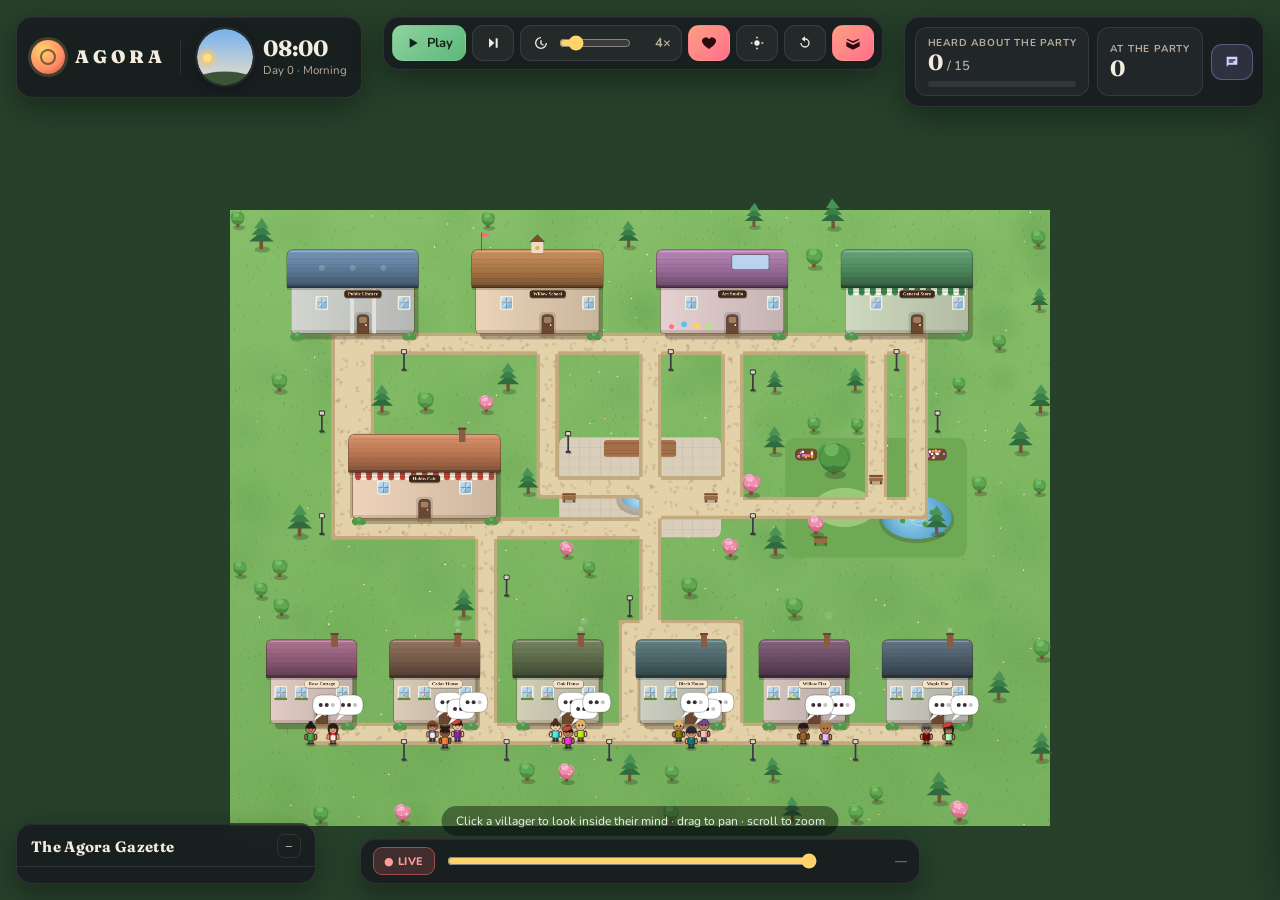
<file: index.html>
<!doctype html>
<html lang="en">
<head>
  <meta charset="utf-8" />
  <meta name="viewport" content="width=device-width, initial-scale=1" />
  <title>Agora — a living town of generative agents</title>
  <link rel="preconnect" href="https://fonts.googleapis.com" />
  <link rel="preconnect" href="https://fonts.gstatic.com" crossorigin />
  <link href="https://fonts.googleapis.com/css2?family=Fraunces:opsz,wght@9..144,500;9..144,700;9..144,900&family=Nunito:wght@400;600;700;800&display=swap" rel="stylesheet" />
  <link rel="stylesheet" href="/ui/style.css" />
</head>
<body>
  <!-- the world -->
  <canvas id="world"></canvas>

  <div id="topbar">
  <!-- top-left: brand + clock -->
  <div class="hud hud-tl">
    <div class="brand">
      <div class="brand-mark" aria-hidden="true"><span></span></div>
      <div>
        <div class="brand-title">AGORA</div>
        <div class="brand-sub">a living town of generative agents</div>
      </div>
    </div>
    <div class="clock">
      <canvas id="sky" width="84" height="84" aria-hidden="true"></canvas>
      <div class="clock-text">
        <div class="clock-time" id="clock-time">08:00</div>
        <div class="clock-day"><span id="clock-day">Day 0</span> · <span id="clock-period">Morning</span></div>
      </div>
    </div>
  </div>

  <!-- top-center: controls -->
  <div class="hud hud-tc">
    <button id="btn-play" class="ctl primary" title="Play / Pause (Space)">
      <svg class="ic ic-play" viewBox="0 0 24 24"><path d="M7 5v14l12-7z"/></svg>
      <svg class="ic ic-pause" viewBox="0 0 24 24"><path d="M7 5h4v14H7zM13 5h4v14h-4z"/></svg>
      <span id="btn-play-label">Play</span>
    </button>
    <button id="btn-step" class="ctl" title="Advance one tick">
      <svg class="ic" viewBox="0 0 24 24"><path d="M6 5v14l8-7zM16 5h3v14h-3z"/></svg><span class="lbl">Step</span>
    </button>
    <label class="ctl speed" title="Ticks per second">
      <svg class="ic" viewBox="0 0 24 24"><path d="M12 3a9 9 0 1 0 9 9h-2a7 7 0 1 1-7-7V3zm1 5v4.6l3.3 2-1 1.6L11 13.4V8h2z"/></svg>
      <input id="speed" type="range" min="1" max="20" value="4" />
      <span id="speed-val">4×</span>
    </label>
    <button id="btn-seed" class="ctl accent" title="Plant the party idea in one villager">
      <svg class="ic" viewBox="0 0 24 24"><path d="M12 21s-7.5-4.6-9.6-9A5.4 5.4 0 0 1 12 6.3 5.4 5.4 0 0 1 21.6 12c-2.1 4.4-9.6 9-9.6 9z"/></svg><span class="lbl">Seed party</span>
    </button>
    <button id="btn-follow" class="ctl" title="Camera follows the selected villager (F)">
      <svg class="ic" viewBox="0 0 24 24"><path d="M12 8a4 4 0 1 0 0 8 4 4 0 0 0 0-8zm0-6 2 3h-4l2-3zm0 20-2-3h4l-2 3zM2 12l3-2v4l-3-2zm20 0-3 2v-4l3 2z"/></svg><span class="lbl">Follow</span>
    </button>
    <button id="btn-reset" class="ctl" title="Start a new day from scratch">
      <svg class="ic" viewBox="0 0 24 24"><path d="M12 5V2L7 6l5 4V7a5 5 0 1 1-5 5H5a7 7 0 1 0 7-7z"/></svg><span class="lbl">Reset</span>
    </button>
    <a href="/town3d" class="ctl accent" title="Walk the town in 3D" style="text-decoration:none">
      <svg class="ic" viewBox="0 0 24 24"><path d="M12 2 2 7l10 5 10-5-10-5zm0 7.5L4 6l8-4 8 4-8 3.5zM2 17l10 5 10-5v-7l-10 5-10-5v7z"/></svg><span class="lbl">Enter 3D</span>
    </a>
  </div>

  <!-- top-right: metrics -->
  <div class="hud hud-tr">
    <div class="metric big">
      <div class="metric-k">Heard about the party</div>
      <div class="metric-v"><span id="m-knowers">0</span><span class="metric-of">/ <span id="m-agents">15</span></span></div>
      <div class="bar"><div class="bar-fill" id="m-knowers-bar"></div></div>
    </div>
    <div class="metric">
      <div class="metric-k">At the party</div>
      <div class="metric-v" id="m-attend">0</div>
    </div>
    <div class="metric">
      <div class="metric-k">LLM calls / day</div>
      <div class="metric-v" id="m-calls">—</div>
    </div>
    <div class="metric">
      <div class="metric-k">Cache hits</div>
      <div class="metric-v" id="m-cache">—</div>
    </div>
    <button id="btn-eval" class="ctl eval" title="Interview every villager and score consistency">
      <svg class="ic" viewBox="0 0 24 24"><path d="M4 4h16v12H7l-3 3V4zm3 4v2h10V8H7zm0 3v2h7v-2H7z"/></svg><span class="lbl">Believability eval</span>
    </button>
  </div>
  </div><!-- /topbar -->

  <!-- bottom-left: gazette -->
  <div class="hud hud-bl" id="gazette">
    <div class="gz-head">
      <span class="gz-title">The Agora Gazette</span>
      <button class="gz-toggle" id="gz-toggle" title="Collapse">−</button>
    </div>
    <div class="gz-list" id="feed-list"></div>
  </div>

  <!-- bottom-center: timeline -->
  <div class="hud hud-bc">
    <button id="btn-live" class="live on">● LIVE</button>
    <input id="timeline" type="range" min="0" max="0" value="0" />
    <span id="timeline-label">—</span>
  </div>

  <!-- hint -->
  <div class="hint" id="hint">Click a villager to look inside their mind · drag to pan · scroll to zoom</div>

  <!-- right: inspector -->
  <aside id="inspector" class="closed">
    <button id="insp-close" class="insp-close" title="Close">✕</button>
    <div id="inspector-body"></div>
  </aside>

  <!-- eval modal -->
  <div id="eval-modal" hidden>
    <div class="modal-card">
      <div class="modal-head">
        <span>Believability evaluation</span>
        <button id="eval-close">✕</button>
      </div>
      <div id="eval-content">Running…</div>
    </div>
  </div>

  <script src="/ui/world.js"></script>
  <script src="/ui/characters.js"></script>
  <script src="/ui/agora-sim.js"></script>
  <script src="/ui/backend-shim.js"></script>
  <script src="/ui/app.js"></script>
</body>
</html>
</file>
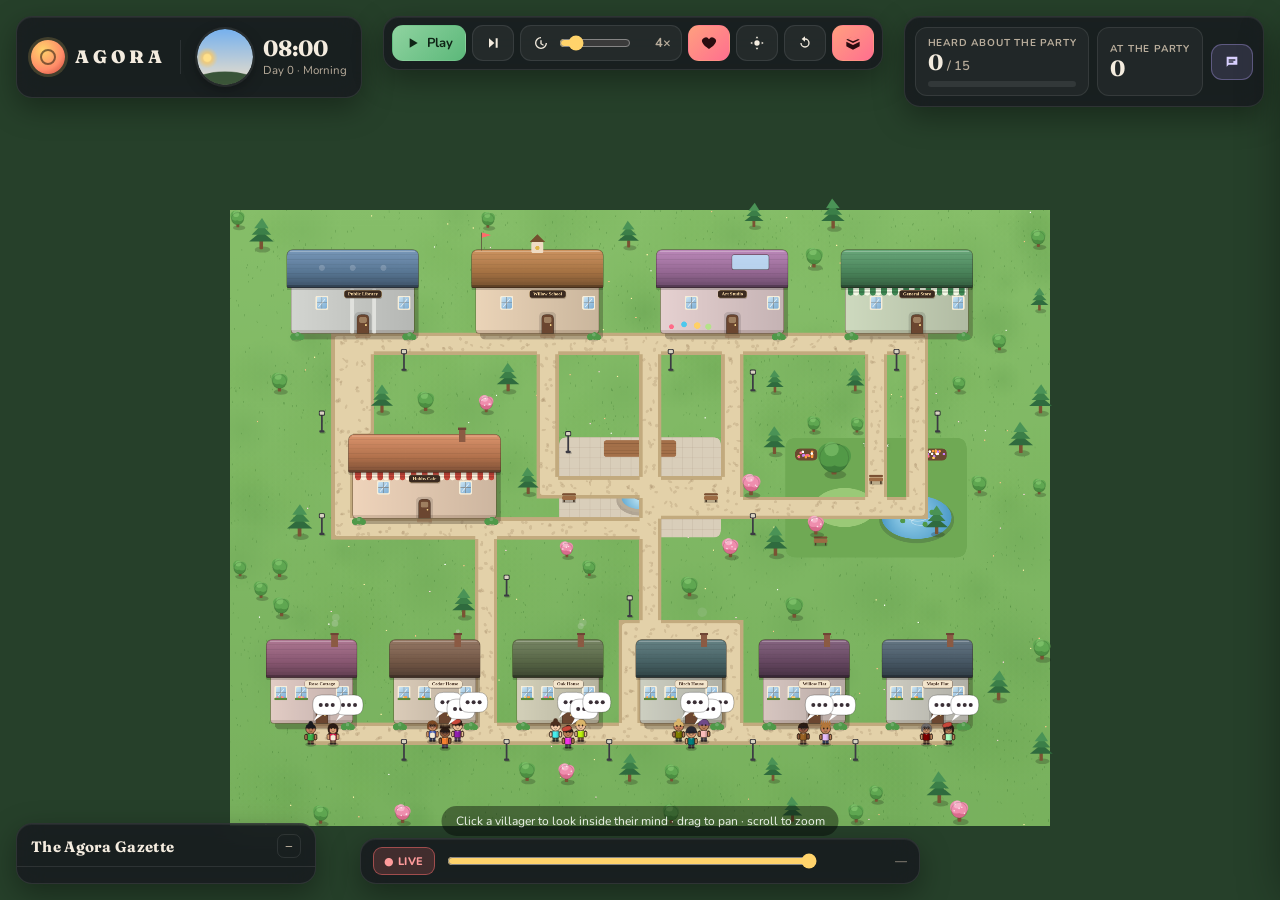
<file: ui/index.html>
<!doctype html>
<html lang="en">
<head>
  <meta charset="utf-8" />
  <meta name="viewport" content="width=device-width, initial-scale=1" />
  <title>Agora — a living town of generative agents</title>
  <link rel="preconnect" href="https://fonts.googleapis.com" />
  <link rel="preconnect" href="https://fonts.gstatic.com" crossorigin />
  <link href="https://fonts.googleapis.com/css2?family=Fraunces:opsz,wght@9..144,500;9..144,700;9..144,900&family=Nunito:wght@400;600;700;800&display=swap" rel="stylesheet" />
  <link rel="stylesheet" href="/ui/style.css" />
</head>
<body>
  <!-- the world -->
  <canvas id="world"></canvas>

  <div id="topbar">
  <!-- top-left: brand + clock -->
  <div class="hud hud-tl">
    <div class="brand">
      <div class="brand-mark" aria-hidden="true"><span></span></div>
      <div>
        <div class="brand-title">AGORA</div>
        <div class="brand-sub">a living town of generative agents</div>
      </div>
    </div>
    <div class="clock">
      <canvas id="sky" width="84" height="84" aria-hidden="true"></canvas>
      <div class="clock-text">
        <div class="clock-time" id="clock-time">08:00</div>
        <div class="clock-day"><span id="clock-day">Day 0</span> · <span id="clock-period">Morning</span></div>
      </div>
    </div>
  </div>

  <!-- top-center: controls -->
  <div class="hud hud-tc">
    <button id="btn-play" class="ctl primary" title="Play / Pause (Space)">
      <svg class="ic ic-play" viewBox="0 0 24 24"><path d="M7 5v14l12-7z"/></svg>
      <svg class="ic ic-pause" viewBox="0 0 24 24"><path d="M7 5h4v14H7zM13 5h4v14h-4z"/></svg>
      <span id="btn-play-label">Play</span>
    </button>
    <button id="btn-step" class="ctl" title="Advance one tick">
      <svg class="ic" viewBox="0 0 24 24"><path d="M6 5v14l8-7zM16 5h3v14h-3z"/></svg><span class="lbl">Step</span>
    </button>
    <label class="ctl speed" title="Ticks per second">
      <svg class="ic" viewBox="0 0 24 24"><path d="M12 3a9 9 0 1 0 9 9h-2a7 7 0 1 1-7-7V3zm1 5v4.6l3.3 2-1 1.6L11 13.4V8h2z"/></svg>
      <input id="speed" type="range" min="1" max="20" value="4" />
      <span id="speed-val">4×</span>
    </label>
    <button id="btn-seed" class="ctl accent" title="Plant the party idea in one villager">
      <svg class="ic" viewBox="0 0 24 24"><path d="M12 21s-7.5-4.6-9.6-9A5.4 5.4 0 0 1 12 6.3 5.4 5.4 0 0 1 21.6 12c-2.1 4.4-9.6 9-9.6 9z"/></svg><span class="lbl">Seed party</span>
    </button>
    <button id="btn-follow" class="ctl" title="Camera follows the selected villager (F)">
      <svg class="ic" viewBox="0 0 24 24"><path d="M12 8a4 4 0 1 0 0 8 4 4 0 0 0 0-8zm0-6 2 3h-4l2-3zm0 20-2-3h4l-2 3zM2 12l3-2v4l-3-2zm20 0-3 2v-4l3 2z"/></svg><span class="lbl">Follow</span>
    </button>
    <button id="btn-reset" class="ctl" title="Start a new day from scratch">
      <svg class="ic" viewBox="0 0 24 24"><path d="M12 5V2L7 6l5 4V7a5 5 0 1 1-5 5H5a7 7 0 1 0 7-7z"/></svg><span class="lbl">Reset</span>
    </button>
    <a href="/3d" class="ctl accent" title="Walk the town in 3D" style="text-decoration:none">
      <svg class="ic" viewBox="0 0 24 24"><path d="M12 2 2 7l10 5 10-5-10-5zm0 7.5L4 6l8-4 8 4-8 3.5zM2 17l10 5 10-5v-7l-10 5-10-5v7z"/></svg><span class="lbl">Enter 3D</span>
    </a>
  </div>

  <!-- top-right: metrics -->
  <div class="hud hud-tr">
    <div class="metric big">
      <div class="metric-k">Heard about the party</div>
      <div class="metric-v"><span id="m-knowers">0</span><span class="metric-of">/ <span id="m-agents">15</span></span></div>
      <div class="bar"><div class="bar-fill" id="m-knowers-bar"></div></div>
    </div>
    <div class="metric">
      <div class="metric-k">At the party</div>
      <div class="metric-v" id="m-attend">0</div>
    </div>
    <div class="metric">
      <div class="metric-k">LLM calls / day</div>
      <div class="metric-v" id="m-calls">—</div>
    </div>
    <div class="metric">
      <div class="metric-k">Cache hits</div>
      <div class="metric-v" id="m-cache">—</div>
    </div>
    <button id="btn-eval" class="ctl eval" title="Interview every villager and score consistency">
      <svg class="ic" viewBox="0 0 24 24"><path d="M4 4h16v12H7l-3 3V4zm3 4v2h10V8H7zm0 3v2h7v-2H7z"/></svg><span class="lbl">Believability eval</span>
    </button>
  </div>
  </div><!-- /topbar -->

  <!-- bottom-left: gazette -->
  <div class="hud hud-bl" id="gazette">
    <div class="gz-head">
      <span class="gz-title">The Agora Gazette</span>
      <button class="gz-toggle" id="gz-toggle" title="Collapse">−</button>
    </div>
    <div class="gz-list" id="feed-list"></div>
  </div>

  <!-- bottom-center: timeline -->
  <div class="hud hud-bc">
    <button id="btn-live" class="live on">● LIVE</button>
    <input id="timeline" type="range" min="0" max="0" value="0" />
    <span id="timeline-label">—</span>
  </div>

  <!-- hint -->
  <div class="hint" id="hint">Click a villager to look inside their mind · drag to pan · scroll to zoom</div>

  <!-- right: inspector -->
  <aside id="inspector" class="closed">
    <button id="insp-close" class="insp-close" title="Close">✕</button>
    <div id="inspector-body"></div>
  </aside>

  <!-- eval modal -->
  <div id="eval-modal" hidden>
    <div class="modal-card">
      <div class="modal-head">
        <span>Believability evaluation</span>
        <button id="eval-close">✕</button>
      </div>
      <div id="eval-content">Running…</div>
    </div>
  </div>

  <script src="/ui/world.js"></script>
  <script src="/ui/characters.js"></script>
  <script src="/ui/agora-sim.js"></script>
  <script src="/ui/backend-shim.js"></script>
  <script src="/ui/app.js"></script>
</body>
</html>
</file>
<file: ui/style.css>
:root {
  --glass: rgba(22, 19, 30, 0.72);
  --glass-2: rgba(30, 26, 40, 0.78);
  --glass-line: rgba(255, 255, 255, 0.09);
  --text: #f4ecdf;
  --muted: #b9ad9c;
  --coral: #ff8c69;
  --gold: #ffd36b;
  --sky: #7fb2e6;
  --mint: #8fd3a0;
  --rose: #ff7aa2;
  --lav: #b7a6ff;
  --radius: 16px;
  --ui: "Nunito", system-ui, -apple-system, "Segoe UI", sans-serif;
  --display: "Fraunces", Georgia, "Times New Roman", serif;
}

* { box-sizing: border-box; }
[hidden] { display: none !important; }
html, body { margin: 0; height: 100%; background: #1a2a1c; color: var(--text); font-family: var(--ui); overflow: hidden; }

#world { position: fixed; inset: 0; width: 100vw; height: 100vh; display: block; cursor: grab; touch-action: none; }
#world.dragging { cursor: grabbing; }
#world.hover-agent { cursor: pointer; }

/* ---------- glass HUD ---------- */
.hud {
  position: fixed; z-index: 10;
  background: var(--glass); backdrop-filter: blur(14px) saturate(1.2); -webkit-backdrop-filter: blur(14px) saturate(1.2);
  border: 1px solid var(--glass-line); border-radius: var(--radius);
  box-shadow: 0 10px 30px rgba(0,0,0,.35), inset 0 1px 0 rgba(255,255,255,.06);
  color: var(--text);
}
/* the three top panels live in one flex row so they can never overlap; they wrap if space is tight */
#topbar { position: fixed; top: 16px; left: 16px; right: 16px; z-index: 10; display: flex; justify-content: space-between; align-items: flex-start; gap: 12px; flex-wrap: wrap; pointer-events: none; }
#topbar > .hud { position: static; pointer-events: auto; }
.hud-tl { padding: 12px 14px; display: flex; gap: 16px; align-items: center; }
.hud-tc { padding: 8px; display: flex; gap: 6px; align-items: center; }
.hud-tr { padding: 10px; display: flex; gap: 8px; align-items: stretch; }
.hud-bl { bottom: 16px; left: 16px; width: 300px; max-height: 24vh; display: flex; flex-direction: column; overflow: hidden; }
.hud-bc { bottom: 16px; left: 50%; transform: translateX(-50%); padding: 8px 12px; display: flex; gap: 10px; align-items: center; width: min(560px, 46vw); }

/* brand + clock */
.brand { display: flex; align-items: center; gap: 10px; padding-right: 14px; border-right: 1px solid var(--glass-line); }
.brand-mark { width: 34px; height: 34px; border-radius: 50%; background: radial-gradient(circle at 35% 30%, #ffd36b, #ff8c69 60%, #c8473a); box-shadow: 0 0 0 3px rgba(255,211,107,.18); position: relative; }
.brand-mark span { position: absolute; inset: 9px; border-radius: 50%; border: 2.5px solid rgba(30,20,10,.55); }
.brand-title { font-family: var(--display); font-weight: 900; letter-spacing: 4px; font-size: 18px; line-height: 1; }
.brand-sub { font-size: 11px; color: var(--muted); margin-top: 3px; }
.clock { display: flex; align-items: center; gap: 10px; }
#sky { width: 56px; height: 56px; border-radius: 50%; box-shadow: 0 0 0 2px rgba(255,255,255,.08), 0 4px 14px rgba(0,0,0,.35); }
.clock-time { font-family: var(--display); font-weight: 700; font-size: 26px; line-height: 1; font-variant-numeric: tabular-nums; }
.clock-day { font-size: 11.5px; color: var(--muted); margin-top: 3px; }

/* controls */
.ctl {
  display: inline-flex; align-items: center; gap: 6px; height: 36px; padding: 0 12px;
  border-radius: 11px; border: 1px solid var(--glass-line); background: rgba(255,255,255,.05);
  color: var(--text); font-family: var(--ui); font-weight: 700; font-size: 13px; cursor: pointer;
  transition: background .15s, transform .08s, border-color .15s;
}
.ctl:hover { background: rgba(255,255,255,.11); }
.ctl:active { transform: translateY(1px); }
.ctl .ic { width: 16px; height: 16px; fill: currentColor; }
.ctl.primary { background: linear-gradient(135deg, #8fd3a0, #5cb87a); color: #0f2416; border-color: transparent; }
.ctl.primary:hover { filter: brightness(1.06); }
.ctl.accent { background: linear-gradient(135deg, #ff9f7f, #ff6f8f); color: #2a0c10; border-color: transparent; }
.ctl.accent:hover { filter: brightness(1.06); }
.ctl.on { background: rgba(255,211,107,.18); border-color: rgba(255,211,107,.45); color: var(--gold); }
.ctl.speed { gap: 8px; padding-right: 10px; }
.ctl.speed input { width: 92px; accent-color: var(--gold); }
.ctl.speed span { min-width: 30px; text-align: right; font-variant-numeric: tabular-nums; color: var(--muted); }
#btn-play .ic-pause { display: none; }
#btn-play.playing .ic-play { display: none; }
#btn-play.playing .ic-pause { display: inline; }
.ctl.eval { align-self: center; background: rgba(183,166,255,.14); border-color: rgba(183,166,255,.35); color: #d9d0ff; }

/* metrics */
.metric { padding: 8px 12px; border-radius: 12px; background: rgba(255,255,255,.04); border: 1px solid var(--glass-line); min-width: 92px; display: flex; flex-direction: column; justify-content: center; }
.metric.big { min-width: 170px; }
.metric-k { font-size: 10px; text-transform: uppercase; letter-spacing: .8px; color: var(--muted); font-weight: 700; }
.metric-v { font-family: var(--display); font-size: 22px; font-weight: 700; line-height: 1.15; font-variant-numeric: tabular-nums; }
.metric-of { font-size: 13px; color: var(--muted); margin-left: 4px; font-family: var(--ui); font-weight: 600; }
.bar { height: 6px; border-radius: 4px; background: rgba(255,255,255,.08); margin-top: 6px; overflow: hidden; }
.bar-fill { height: 100%; width: 0%; border-radius: 4px; background: linear-gradient(90deg, var(--rose), var(--gold)); transition: width .4s ease; }

/* gazette */
.gz-head { display: flex; align-items: center; justify-content: space-between; padding: 10px 14px 8px; border-bottom: 1px solid var(--glass-line); }
.gz-title { font-family: var(--display); font-weight: 700; font-size: 15px; letter-spacing: .3px; }
.gz-toggle { background: none; border: 1px solid var(--glass-line); color: var(--muted); width: 24px; height: 24px; border-radius: 7px; cursor: pointer; }
.gz-list { overflow-y: auto; padding: 6px 10px 10px; font-size: 12.5px; line-height: 1.45; scrollbar-width: thin; }
#gazette.collapsed .gz-list { display: none; }
.gz-item { display: grid; grid-template-columns: 52px 8px 1fr; gap: 8px; align-items: start; padding: 5px 4px; border-bottom: 1px dashed rgba(255,255,255,.06); }
.gz-item .t { color: var(--muted); font-variant-numeric: tabular-nums; font-size: 11px; padding-top: 2px; }
.gz-item .dot { width: 8px; height: 8px; border-radius: 50%; margin-top: 5px; background: var(--mint); }
.gz-item.kind-reflection .dot { background: var(--lav); }
.gz-item.kind-party_seed .dot { background: var(--gold); box-shadow: 0 0 8px var(--gold); }
.gz-item.kind-party_seed .tx { color: var(--gold); font-weight: 700; }
.gz-item.hl .dot { background: var(--rose); box-shadow: 0 0 8px var(--rose); }
.gz-item.hl .tx { color: #ffd0dc; }
.gz-item.hl .tx::before { content: "✦ "; color: var(--gold); }

/* timeline */
.live { height: 28px; padding: 0 10px; border-radius: 9px; border: 1px solid var(--glass-line); background: rgba(255,255,255,.05); color: var(--muted); font-weight: 800; font-size: 11px; cursor: pointer; letter-spacing: .5px; font-family: var(--ui); }
.live.on { background: rgba(255,110,110,.18); border-color: rgba(255,110,110,.5); color: #ff9c9c; }
#timeline { flex: 1; accent-color: var(--gold); }
#timeline-label { font-size: 12px; color: var(--muted); min-width: 78px; text-align: right; font-variant-numeric: tabular-nums; }

/* hint */
.hint { position: fixed; z-index: 9; bottom: 64px; left: 50%; transform: translateX(-50%); padding: 7px 14px; border-radius: 20px; background: rgba(0,0,0,.45); color: #fff; font-size: 12px; opacity: .9; transition: opacity .6s; pointer-events: none; }
.hint.gone { opacity: 0; }

/* ---------- inspector drawer ---------- */
#inspector {
  position: fixed; z-index: 12; top: 16px; right: 16px; bottom: 16px; width: 400px;
  background: var(--glass-2); backdrop-filter: blur(18px) saturate(1.2); -webkit-backdrop-filter: blur(18px) saturate(1.2);
  border: 1px solid var(--glass-line); border-radius: 18px; box-shadow: 0 16px 50px rgba(0,0,0,.45);
  padding: 18px 18px 22px; overflow-y: auto; scrollbar-width: thin;
  transform: translateX(calc(100% + 24px)); transition: transform .28s cubic-bezier(.2,.8,.2,1);
}
#inspector.open { transform: translateX(0); }
.insp-close { position: absolute; top: 12px; right: 12px; width: 30px; height: 30px; border-radius: 9px; border: 1px solid var(--glass-line); background: rgba(255,255,255,.05); color: var(--muted); cursor: pointer; }
.insp-head { display: flex; gap: 14px; align-items: center; margin-bottom: 8px; }
.insp-portrait { width: 84px; height: 84px; border-radius: 22px; flex: none; box-shadow: 0 8px 20px rgba(0,0,0,.35); }
.insp-name { font-family: var(--display); font-weight: 900; font-size: 22px; line-height: 1.05; }
.insp-role { color: var(--muted); font-size: 12.5px; margin-top: 4px; }
.insp-traits { display: flex; flex-wrap: wrap; gap: 5px; margin-top: 8px; }
.chip { font-size: 11px; padding: 2px 8px; border-radius: 20px; background: rgba(255,255,255,.07); border: 1px solid var(--glass-line); color: var(--text); }
.chip.loc { color: var(--gold); border-color: rgba(255,211,107,.35); }
.insp-section { margin-top: 16px; }
.insp-section h4 { margin: 0 0 8px; font-size: 10.5px; text-transform: uppercase; letter-spacing: 1.1px; color: var(--muted); font-weight: 800; display: flex; align-items: center; gap: 8px; }
.insp-section h4::after { content: ""; flex: 1; height: 1px; background: var(--glass-line); }
.thought { position: relative; padding: 12px 14px 12px 16px; border-radius: 14px; background: linear-gradient(135deg, rgba(255,140,105,.16), rgba(255,211,107,.08)); border: 1px solid rgba(255,140,105,.3); font-size: 14px; font-weight: 600; line-height: 1.4; }
.thought::before { content: ""; position: absolute; left: 0; top: 10px; bottom: 10px; width: 3px; border-radius: 3px; background: var(--coral); }
.going { margin-top: 8px; font-size: 12px; color: var(--muted); }
.going b { color: var(--gold); }

.plan { position: relative; padding-left: 18px; }
.plan::before { content: ""; position: absolute; left: 5px; top: 6px; bottom: 6px; width: 2px; background: rgba(255,255,255,.1); border-radius: 2px; }
.plan-step { position: relative; display: grid; grid-template-columns: 46px 1fr; gap: 8px; padding: 4px 0; font-size: 12.5px; color: var(--muted); }
.plan-step::before { content: ""; position: absolute; left: -16px; top: 9px; width: 8px; height: 8px; border-radius: 50%; background: rgba(255,255,255,.22); }
.plan-step .pt { font-variant-numeric: tabular-nums; color: var(--sky); font-weight: 700; }
.plan-step.done { opacity: .55; }
.plan-step.now { color: var(--text); font-weight: 700; }
.plan-step.now::before { background: var(--mint); box-shadow: 0 0 0 4px rgba(143,211,160,.2); }
.plan-step.event .pt { color: var(--rose); }

.legend { display: flex; gap: 12px; font-size: 10.5px; color: var(--muted); margin-bottom: 8px; }
.legend i { display: inline-block; width: 9px; height: 9px; border-radius: 2px; margin-right: 5px; vertical-align: -1px; }
.mem { padding: 9px 10px; border-radius: 12px; background: rgba(255,255,255,.04); border: 1px solid var(--glass-line); margin-bottom: 7px; }
.mem-text { font-size: 12.5px; line-height: 1.45; }
.mem-meta { display: flex; align-items: center; gap: 8px; margin-top: 7px; }
.badge { font-size: 10px; padding: 1px 7px; border-radius: 20px; border: 1px solid var(--glass-line); color: var(--muted); font-weight: 700; text-transform: uppercase; letter-spacing: .4px; }
.badge.kind-observation { color: #a8d8ff; border-color: rgba(168,216,255,.35); }
.badge.kind-dialogue { color: var(--mint); border-color: rgba(143,211,160,.4); }
.badge.kind-plan { color: var(--gold); border-color: rgba(255,211,107,.4); }
.badge.kind-reflection { color: var(--lav); border-color: rgba(183,166,255,.4); }
.bars { display: flex; gap: 3px; flex: 1; align-items: center; }
.bars .b { height: 6px; border-radius: 3px; min-width: 2px; }
.bars .rec { background: var(--sky); } .bars .imp { background: var(--coral); } .bars .rel { background: var(--mint); }
.score { font-size: 11px; color: var(--muted); font-variant-numeric: tabular-nums; }
.refl { padding: 8px 10px; border-left: 3px solid var(--lav); background: rgba(183,166,255,.08); border-radius: 0 10px 10px 0; font-size: 12.5px; margin-bottom: 6px; font-style: italic; }
.rel-list { display: flex; flex-direction: column; gap: 6px; }
.rel { display: flex; align-items: center; gap: 8px; font-size: 12.5px; }
.rel .sw { width: 10px; height: 10px; border-radius: 50%; flex: none; }
.rel b { color: var(--text); }
.rel span { color: var(--muted); }
.story { font-size: 12.5px; color: var(--muted); line-height: 1.55; }

/* ---------- eval modal ---------- */
#eval-modal { position: fixed; inset: 0; z-index: 50; background: rgba(0,0,0,.55); backdrop-filter: blur(4px); display: flex; align-items: center; justify-content: center; }
.modal-card { background: var(--glass-2); border: 1px solid var(--glass-line); border-radius: 18px; width: min(820px, 92vw); max-height: 86vh; overflow: hidden; display: flex; flex-direction: column; box-shadow: 0 20px 60px rgba(0,0,0,.5); }
.modal-head { display: flex; justify-content: space-between; align-items: center; padding: 14px 18px; border-bottom: 1px solid var(--glass-line); font-family: var(--display); font-weight: 700; font-size: 17px; }
.modal-head button { background: none; border: 1px solid var(--glass-line); color: var(--muted); width: 30px; height: 30px; border-radius: 9px; cursor: pointer; }
#eval-content { padding: 18px; overflow-y: auto; font-size: 13px; }
.eval-headline { display: flex; gap: 14px; margin-bottom: 14px; flex-wrap: wrap; }
.eval-stat { flex: 1; min-width: 150px; background: rgba(255,255,255,.05); border: 1px solid var(--glass-line); border-radius: 14px; padding: 12px 16px; }
.eval-stat .n { font-family: var(--display); font-size: 32px; font-weight: 900; }
.eval-stat .l { font-size: 11px; color: var(--muted); text-transform: uppercase; letter-spacing: .8px; }
.eval-stat.good .n { color: var(--mint); } .eval-stat.warn .n { color: var(--gold); }
#eval-content details { border: 1px solid var(--glass-line); border-radius: 12px; padding: 8px 12px; margin-bottom: 8px; background: rgba(255,255,255,.03); }
#eval-content summary { cursor: pointer; font-weight: 700; display: flex; align-items: center; gap: 10px; }
#eval-content summary .sw { width: 10px; height: 10px; border-radius: 50%; }
#eval-content summary .pct { margin-left: auto; color: var(--muted); font-variant-numeric: tabular-nums; }
.eval-row { border-top: 1px dashed rgba(255,255,255,.08); padding: 8px 0; }
.eval-row .q { color: var(--muted); font-size: 12px; }
.eval-row .a { margin: 3px 0; line-height: 1.45; }
.eval-row .s { font-size: 11px; color: var(--muted); }
.eval-row .s .bad { color: var(--rose); font-weight: 700; }
.spinner { display: inline-block; width: 14px; height: 14px; border: 2px solid rgba(255,255,255,.2); border-top-color: var(--gold); border-radius: 50%; animation: spin .8s linear infinite; vertical-align: -3px; margin-right: 8px; }
@keyframes spin { to { transform: rotate(360deg); } }

/* ---------- responsive: shed labels/cards before anything can collide ---------- */
@media (max-width: 1600px) {
  .ctl:not(.primary):not(.speed) .lbl { display: none; }   /* icon-only Step/Seed/Follow/Reset/Eval */
  .ctl.speed input { width: 72px; }
}
@media (max-width: 1400px) {
  .hud-tr .metric:has(#m-cache) { display: none; }
  .metric.big { min-width: 150px; }
  .brand-sub { display: none; }
}
@media (max-width: 1320px) {
  .hud-tr .metric:has(#m-calls) { display: none; }
  .clock-time { font-size: 22px; }
}
@media (max-width: 1000px) {
  .hud-tr .metric:not(.big) { display: none; }
  .hud-bl { width: 300px; }
}
@media (max-width: 820px) {
  .hud-bc { bottom: 16px; width: 94vw; }
  .hud-bl { display: none; }
  #inspector { width: 92vw; top: auto; height: 62vh; }
}
</file>
